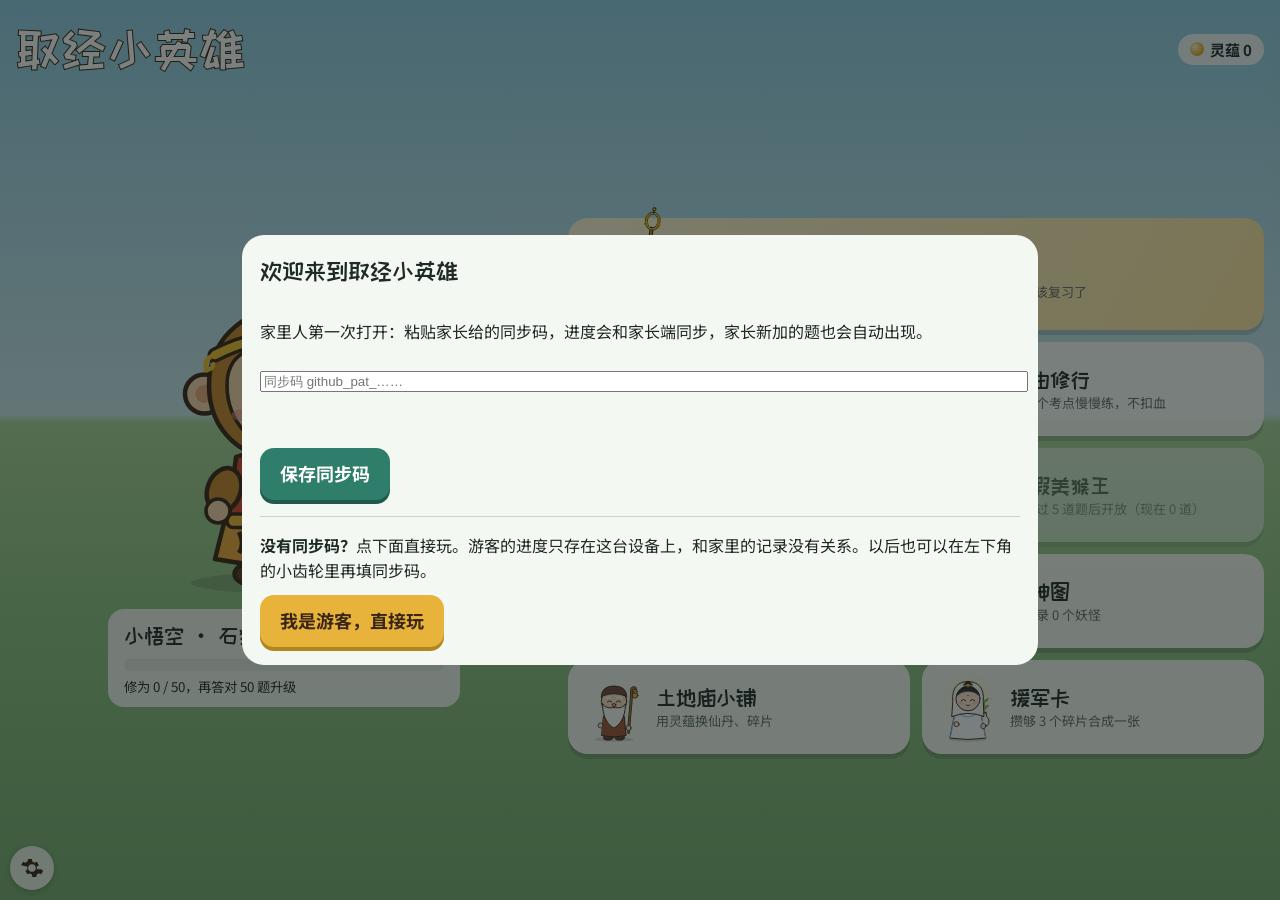
<file: index.html>
<!doctype html>
<html lang="zh-CN">
<head>
<meta charset="utf-8">
<meta name="viewport" content="width=device-width,initial-scale=1,viewport-fit=cover,user-scalable=no">
<title>取经小英雄</title>
<meta name="theme-color" content="#2f7d6b">
<meta name="apple-mobile-web-app-capable" content="yes">
<meta name="mobile-web-app-capable" content="yes">
<meta name="apple-mobile-web-app-status-bar-style" content="black-translucent">
<meta name="apple-mobile-web-app-title" content="取经小英雄">
<link rel="manifest" href="manifest.webmanifest">
<link rel="apple-touch-icon" href="icons/apple-touch-icon.png">
<link rel="icon" href="icons/icon-192.png">
<link rel="preconnect" href="https://fonts.googleapis.com">
<link rel="stylesheet" href="https://fonts.googleapis.com/css2?family=ZCOOL+KuaiLe&family=Noto+Sans+SC:wght@400;500;700;900&display=swap">
<link rel="stylesheet" href="style.css?v=fe1e1d1694">
<style>html,body{margin:0;height:100%;background:#2f3b36;overscroll-behavior:none}body{-webkit-user-select:none;user-select:none;-webkit-touch-callout:none}body.parent-app{-webkit-user-select:auto;user-select:auto}input,textarea{-webkit-user-select:text;user-select:text}</style>
</head>
<body>
<div class="app" id="app">
  <section class="screen on" id="home">
    <div class="home-top pad"><div class="home-title">取经小英雄</div><div class="row"><span class="pill" id="home-gold"></span></div></div>
    <div class="home-main pad"><div class="hero"><div id="home-hero"></div><div class="rank" id="home-rank"></div></div><div class="modes" id="home-modes"></div></div>
    <div class="home-foot pad"><small id="cloud-note" style="color:#fff;align-self:center"></small><button type="button" class="parentbtn" id="parent-btn"><span class="fill"></span>家长（长按）</button></div>
  </section>
  <section class="screen" id="map">
    <div class="topbar pad"><button type="button" class="back" data-home-btn>← 花果山</button><h2>取经之路</h2></div>
    <div class="scroll pad" id="map-list"></div>
  </section>
  <section class="screen" id="intro"><div class="intro-box" id="intro-box"></div></section>
  <section class="screen" id="battle">
    <div class="bt-top pad"><button type="button" class="back" id="bt-back">← 离开</button><div class="stg" id="bt-title"></div><button type="button" class="gearin" data-gear aria-label="设置"><svg viewBox="0 0 24 24"><path d="M12 8.5a3.5 3.5 0 1 0 0 7 3.5 3.5 0 0 0 0-7zm8.4 4.6l1.9 1.5-1.8 3.1-2.3-.8a7.6 7.6 0 0 1-1.9 1.1l-.4 2.4h-3.6l-.4-2.4a7.6 7.6 0 0 1-1.9-1.1l-2.3.8-1.8-3.1 1.9-1.5a7.7 7.7 0 0 1 0-2.2L1.9 9.4l1.8-3.1 2.3.8A7.6 7.6 0 0 1 7.9 6l.4-2.4h3.6l.4 2.4a7.6 7.6 0 0 1 1.9 1.1l2.3-.8 1.8 3.1-1.9 1.5a7.7 7.7 0 0 1 0 2.2z" fill="#fff8dc"/></svg></button><span class="pill" id="bt-prog"></span><span class="pill" id="bt-gold"></span></div>
    <div class="arena" id="bt-arena"><div class="hill"></div><div class="gnd"></div>
      <div class="slot L"><div class="mover"><div class="flip"></div></div></div><div class="slot R"><div class="mover"><div class="flip"></div></div></div>
      <div class="fx"></div><div class="streak-dock" id="bt-streak" aria-live="polite"></div><div class="capbar" aria-live="polite"></div><div class="hpbox L" id="hp-L"></div><div class="hpbox R" id="hp-R"></div></div>
    <div class="qpanel pad" id="bt-q"></div>
    <div class="skills pad" id="bt-skills"></div>
  </section>
  <section class="screen" id="result"><div class="res-box" id="result-box"></div></section>
  <section class="screen page" id="bag">
    <div class="topbar pad"><button type="button" class="back" data-home-btn>← 花果山</button><h2>装备</h2><span class="pill" id="bag-spirit"></span></div>
    <div class="scroll pad"><div class="bag"><div class="bag-left"><div class="bag-stage" id="bag-stage"></div><table class="stats" id="bag-stats"></table><div id="bag-sets" style="display:grid;gap:6px"></div></div>
      <div><div class="tabs" id="bag-tabs" role="tablist"></div><div class="items" id="bag-items"></div></div></div></div>
  </section>
  <section class="screen page" id="codex">
    <div class="topbar pad"><button type="button" class="back" data-home-btn>← 花果山</button><h2>影神图</h2><span class="pill" id="codex-count"></span></div>
    <div class="scroll pad"><div class="grid" id="codex-grid"></div></div>
  </section>
  <section class="screen page" id="cards">
    <div class="topbar pad"><button type="button" class="back" data-home-btn>← 花果山</button><h2>援军卡</h2></div>
    <div class="scroll pad"><p style="margin:0 0 10px">打败 Boss、复习错题时会掉神仙碎片。同一位神仙攒够 3 个碎片，就得到 3 次召唤。</p><div class="grid" id="cards-grid"></div></div>
  </section>
  <section class="screen page" id="shop">
    <div class="topbar pad"><button type="button" class="back" data-home-btn>← 花果山</button><h2>土地庙小铺</h2><span class="pill" id="shop-gold"></span></div>
    <div class="scroll pad" id="shop-body"></div>
  </section>
  <section class="screen page" id="free">
    <div class="topbar pad"><button type="button" class="back" data-home-btn>← 花果山</button><h2>自由修行</h2></div>
    <div class="scroll pad" id="free-body"></div>
  </section>
  <section class="screen page" id="race">
    <div class="topbar pad"><button type="button" class="back" data-home-btn>← 花果山</button><h2>筋斗云竞速</h2></div>
    <div class="scroll pad" id="race-body" style="display:flex;flex-direction:column;gap:12px;padding-bottom:16px"></div>
  </section>
  <section class="screen" id="duel">
    <div class="bt-top pad"><button type="button" class="back" data-home-btn>← 结束</button><div class="stg">擂台斗法</div></div>
    <div class="arena duel-arena" id="duel-arena"><div class="hill"></div><div class="gnd"></div><div class="slot L"><div class="mover"><div class="flip"></div></div></div><div class="slot R"><div class="mover"><div class="flip"></div></div></div><div class="fx"></div><div class="capbar"></div></div>
    <div class="duel-mid" id="duel-mid"></div>
    <div class="duel-wrap" id="duel-wrap"><div class="side p1" id="duel-p1"></div><div class="side p2" id="duel-p2"></div></div>
  </section>
  <section class="screen" id="parent">
    <div class="topbar pad"><button type="button" class="back" data-home-btn>← 返回游戏</button><h2>家长中心</h2><small id="p-status" style="color:var(--mute)"></small></div>
    <div class="ptabs pad" id="ptabs" role="tablist"></div>
    <div class="scroll pad"><div class="pbody" id="pbody"></div></div>
  </section>
  <button type="button" class="gearbtn" data-gear aria-label="设置"><svg viewBox="0 0 24 24"><path d="M12 8.5a3.5 3.5 0 1 0 0 7 3.5 3.5 0 0 0 0-7zm8.4 4.6l1.9 1.5-1.8 3.1-2.3-.8a7.6 7.6 0 0 1-1.9 1.1l-.4 2.4h-3.6l-.4-2.4a7.6 7.6 0 0 1-1.9-1.1l-2.3.8-1.8-3.1 1.9-1.5a7.7 7.7 0 0 1 0-2.2L1.9 9.4l1.8-3.1 2.3.8A7.6 7.6 0 0 1 7.9 6l.4-2.4h3.6l.4 2.4a7.6 7.6 0 0 1 1.9 1.1l2.3-.8 1.8 3.1-1.9 1.5a7.7 7.7 0 0 1 0 2.2z" fill="#3a2618"/></svg></button>
  <div class="modal" id="modal" hidden><div class="mbox"></div></div>
  <div class="toast" id="toast" hidden></div>
  <div class="modal" id="boot" hidden><div class="empty"><h2>正在打开取经路……</h2><p>正在读取题库和进度</p></div></div>
</div>

<script>
(function(){ function fix(){ try { WeixinJSBridge.invoke('setFontSizeCallback', { fontSize: 0 }); WeixinJSBridge.on('menu:setfont', function(){ WeixinJSBridge.invoke('setFontSizeCallback', { fontSize: 0 }); }); } catch (e) {} }
  if (typeof WeixinJSBridge === 'object' && typeof WeixinJSBridge.invoke === 'function') fix(); else document.addEventListener('WeixinJSBridgeReady', fix, false); })();
</script>
<script>window.QJ_APP = 'kid'; window.QJ_BANK_URL = 'bank.json?v=fe1e1d1694';</script>
<script src="game.js?v=fe1e1d1694"></script>
<script>
if ('serviceWorker' in navigator) addEventListener('load', () => navigator.serviceWorker.register('sw.js').then(r => {
  r.addEventListener('updatefound', () => { const w = r.installing; w && w.addEventListener('statechange', () => { if (w.state === 'installed' && navigator.serviceWorker.controller && window.QJ && QJ.toast) QJ.toast('游戏有更新，下次打开就是新版本', 3500); }); });
}).catch(() => {}));
</script>
</body>
</html>
</file>
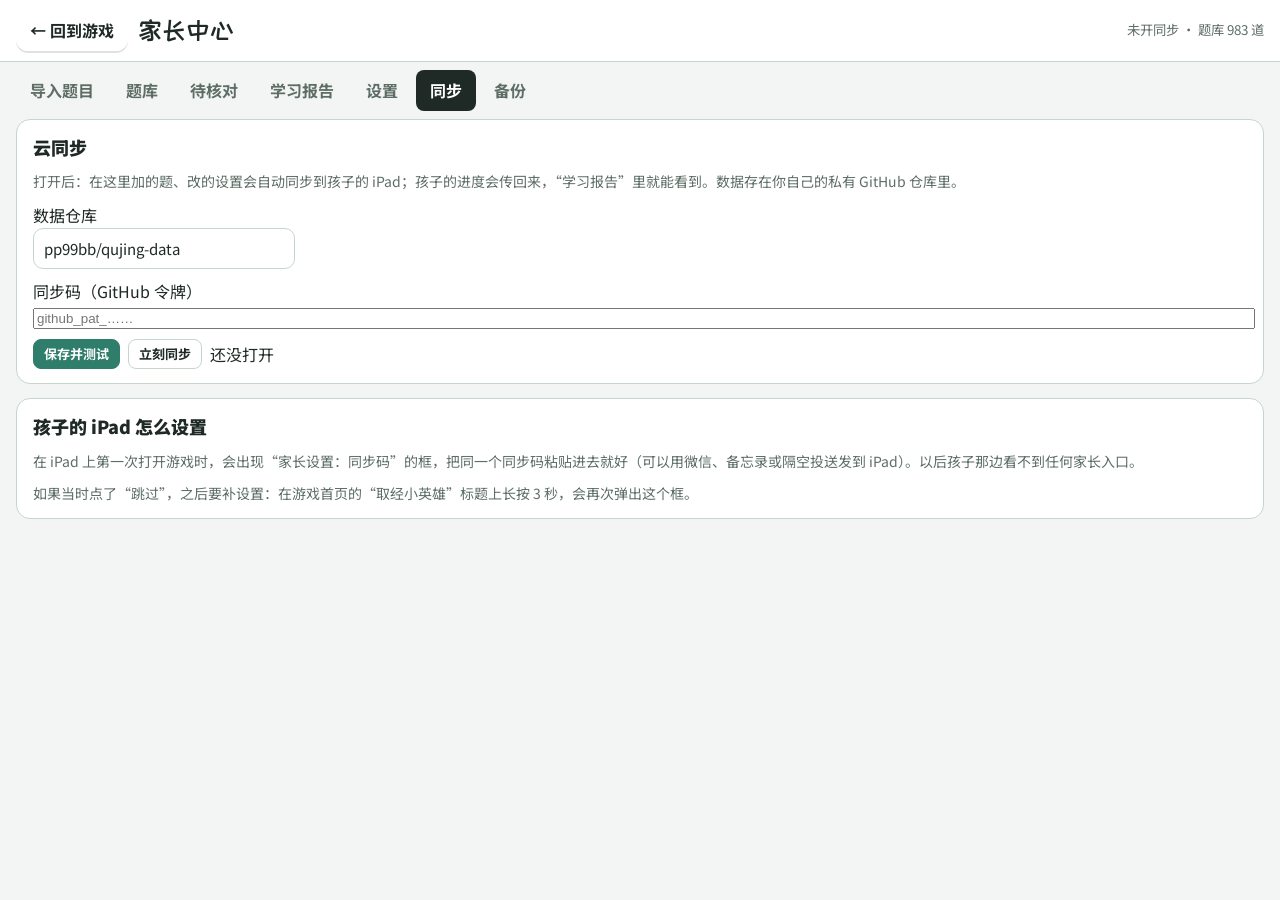
<file: parent.html>
<!doctype html>
<html lang="zh-CN">
<head>
<meta charset="utf-8">
<meta name="viewport" content="width=device-width,initial-scale=1,viewport-fit=cover,user-scalable=no">
<title>取经小英雄 · 家长中心</title>
<meta name="theme-color" content="#8d2c1f">
<meta name="apple-mobile-web-app-capable" content="yes">
<meta name="mobile-web-app-capable" content="yes">
<meta name="apple-mobile-web-app-status-bar-style" content="black-translucent">
<meta name="apple-mobile-web-app-title" content="取经小英雄">
<link rel="manifest" href="manifest.webmanifest">
<link rel="apple-touch-icon" href="icons/apple-touch-icon.png">
<link rel="icon" href="icons/icon-192.png">
<link rel="preconnect" href="https://fonts.googleapis.com">
<link rel="stylesheet" href="https://fonts.googleapis.com/css2?family=ZCOOL+KuaiLe&family=Noto+Sans+SC:wght@400;500;700;900&display=swap">
<link rel="stylesheet" href="style.css?v=fe1e1d1694">
<style>html,body{margin:0;height:100%;background:#2f3b36;overscroll-behavior:none}body{-webkit-user-select:none;user-select:none;-webkit-touch-callout:none}body.parent-app{-webkit-user-select:auto;user-select:auto}input,textarea{-webkit-user-select:text;user-select:text}</style>
</head>
<body>
<div class="app" id="app">
  <section class="screen on" id="home">
    <div class="home-top pad"><div class="home-title">取经小英雄</div><div class="row"><span class="pill" id="home-gold"></span></div></div>
    <div class="home-main pad"><div class="hero"><div id="home-hero"></div><div class="rank" id="home-rank"></div></div><div class="modes" id="home-modes"></div></div>
    <div class="home-foot pad"><small id="cloud-note" style="color:#fff;align-self:center"></small><button type="button" class="parentbtn" id="parent-btn"><span class="fill"></span>家长（长按）</button></div>
  </section>
  <section class="screen" id="map">
    <div class="topbar pad"><button type="button" class="back" data-home-btn>← 花果山</button><h2>取经之路</h2></div>
    <div class="scroll pad" id="map-list"></div>
  </section>
  <section class="screen" id="intro"><div class="intro-box" id="intro-box"></div></section>
  <section class="screen" id="battle">
    <div class="bt-top pad"><button type="button" class="back" id="bt-back">← 离开</button><div class="stg" id="bt-title"></div><button type="button" class="gearin" data-gear aria-label="设置"><svg viewBox="0 0 24 24"><path d="M12 8.5a3.5 3.5 0 1 0 0 7 3.5 3.5 0 0 0 0-7zm8.4 4.6l1.9 1.5-1.8 3.1-2.3-.8a7.6 7.6 0 0 1-1.9 1.1l-.4 2.4h-3.6l-.4-2.4a7.6 7.6 0 0 1-1.9-1.1l-2.3.8-1.8-3.1 1.9-1.5a7.7 7.7 0 0 1 0-2.2L1.9 9.4l1.8-3.1 2.3.8A7.6 7.6 0 0 1 7.9 6l.4-2.4h3.6l.4 2.4a7.6 7.6 0 0 1 1.9 1.1l2.3-.8 1.8 3.1-1.9 1.5a7.7 7.7 0 0 1 0 2.2z" fill="#fff8dc"/></svg></button><span class="pill" id="bt-prog"></span><span class="pill" id="bt-gold"></span></div>
    <div class="arena" id="bt-arena"><div class="hill"></div><div class="gnd"></div>
      <div class="slot L"><div class="mover"><div class="flip"></div></div></div><div class="slot R"><div class="mover"><div class="flip"></div></div></div>
      <div class="fx"></div><div class="streak-dock" id="bt-streak" aria-live="polite"></div><div class="capbar" aria-live="polite"></div><div class="hpbox L" id="hp-L"></div><div class="hpbox R" id="hp-R"></div></div>
    <div class="qpanel pad" id="bt-q"></div>
    <div class="skills pad" id="bt-skills"></div>
  </section>
  <section class="screen" id="result"><div class="res-box" id="result-box"></div></section>
  <section class="screen page" id="bag">
    <div class="topbar pad"><button type="button" class="back" data-home-btn>← 花果山</button><h2>装备</h2><span class="pill" id="bag-spirit"></span></div>
    <div class="scroll pad"><div class="bag"><div class="bag-left"><div class="bag-stage" id="bag-stage"></div><table class="stats" id="bag-stats"></table><div id="bag-sets" style="display:grid;gap:6px"></div></div>
      <div><div class="tabs" id="bag-tabs" role="tablist"></div><div class="items" id="bag-items"></div></div></div></div>
  </section>
  <section class="screen page" id="codex">
    <div class="topbar pad"><button type="button" class="back" data-home-btn>← 花果山</button><h2>影神图</h2><span class="pill" id="codex-count"></span></div>
    <div class="scroll pad"><div class="grid" id="codex-grid"></div></div>
  </section>
  <section class="screen page" id="cards">
    <div class="topbar pad"><button type="button" class="back" data-home-btn>← 花果山</button><h2>援军卡</h2></div>
    <div class="scroll pad"><p style="margin:0 0 10px">打败 Boss、复习错题时会掉神仙碎片。同一位神仙攒够 3 个碎片，就得到 3 次召唤。</p><div class="grid" id="cards-grid"></div></div>
  </section>
  <section class="screen page" id="shop">
    <div class="topbar pad"><button type="button" class="back" data-home-btn>← 花果山</button><h2>土地庙小铺</h2><span class="pill" id="shop-gold"></span></div>
    <div class="scroll pad" id="shop-body"></div>
  </section>
  <section class="screen page" id="free">
    <div class="topbar pad"><button type="button" class="back" data-home-btn>← 花果山</button><h2>自由修行</h2></div>
    <div class="scroll pad" id="free-body"></div>
  </section>
  <section class="screen page" id="race">
    <div class="topbar pad"><button type="button" class="back" data-home-btn>← 花果山</button><h2>筋斗云竞速</h2></div>
    <div class="scroll pad" id="race-body" style="display:flex;flex-direction:column;gap:12px;padding-bottom:16px"></div>
  </section>
  <section class="screen" id="duel">
    <div class="bt-top pad"><button type="button" class="back" data-home-btn>← 结束</button><div class="stg">擂台斗法</div></div>
    <div class="arena duel-arena" id="duel-arena"><div class="hill"></div><div class="gnd"></div><div class="slot L"><div class="mover"><div class="flip"></div></div></div><div class="slot R"><div class="mover"><div class="flip"></div></div></div><div class="fx"></div><div class="capbar"></div></div>
    <div class="duel-mid" id="duel-mid"></div>
    <div class="duel-wrap" id="duel-wrap"><div class="side p1" id="duel-p1"></div><div class="side p2" id="duel-p2"></div></div>
  </section>
  <section class="screen" id="parent">
    <div class="topbar pad"><button type="button" class="back" data-home-btn>← 返回游戏</button><h2>家长中心</h2><small id="p-status" style="color:var(--mute)"></small></div>
    <div class="ptabs pad" id="ptabs" role="tablist"></div>
    <div class="scroll pad"><div class="pbody" id="pbody"></div></div>
  </section>
  <button type="button" class="gearbtn" data-gear aria-label="设置"><svg viewBox="0 0 24 24"><path d="M12 8.5a3.5 3.5 0 1 0 0 7 3.5 3.5 0 0 0 0-7zm8.4 4.6l1.9 1.5-1.8 3.1-2.3-.8a7.6 7.6 0 0 1-1.9 1.1l-.4 2.4h-3.6l-.4-2.4a7.6 7.6 0 0 1-1.9-1.1l-2.3.8-1.8-3.1 1.9-1.5a7.7 7.7 0 0 1 0-2.2L1.9 9.4l1.8-3.1 2.3.8A7.6 7.6 0 0 1 7.9 6l.4-2.4h3.6l.4 2.4a7.6 7.6 0 0 1 1.9 1.1l2.3-.8 1.8 3.1-1.9 1.5a7.7 7.7 0 0 1 0 2.2z" fill="#3a2618"/></svg></button>
  <div class="modal" id="modal" hidden><div class="mbox"></div></div>
  <div class="toast" id="toast" hidden></div>
  <div class="modal" id="boot" hidden><div class="empty"><h2>正在打开取经路……</h2><p>正在读取题库和进度</p></div></div>
</div>

<script>
(function(){ function fix(){ try { WeixinJSBridge.invoke('setFontSizeCallback', { fontSize: 0 }); WeixinJSBridge.on('menu:setfont', function(){ WeixinJSBridge.invoke('setFontSizeCallback', { fontSize: 0 }); }); } catch (e) {} }
  if (typeof WeixinJSBridge === 'object' && typeof WeixinJSBridge.invoke === 'function') fix(); else document.addEventListener('WeixinJSBridgeReady', fix, false); })();
</script>
<script>window.QJ_APP = 'parent'; window.QJ_BANK_URL = 'bank.json?v=fe1e1d1694';</script>
<script src="game.js?v=fe1e1d1694"></script>
<script>
if ('serviceWorker' in navigator) addEventListener('load', () => navigator.serviceWorker.register('sw.js').then(r => {
  r.addEventListener('updatefound', () => { const w = r.installing; w && w.addEventListener('statechange', () => { if (w.state === 'installed' && navigator.serviceWorker.controller && window.QJ && QJ.toast) QJ.toast('游戏有更新，下次打开就是新版本', 3500); }); });
}).catch(() => {}));
</script>
</body>
</html>
</file>
<file: style.css>
html,body{-webkit-text-size-adjust:100%!important;text-size-adjust:100%!important}
/* 布局：全屏单页游戏，各个界面叠在一起切换；战斗界面上半是演武场，下半是题目和技能栏 */
:root{
  --ink:#1f2a26; --mute:#5e6e66; --paper:#f4f8f2; --paper2:#e5efe6; --line:#c5d6ca;
  --jade:#2f7d6b; --jade2:#3f9d86; --cin:#d1452f; --gold:#e8b33a; --gold2:#fff1c7; --sky1:#8fcbe4; --sky2:#d9eef2;
  --ok:#2e9d55; --bad:#d64532;
  --display:"ZCOOL KuaiLe","Noto Sans SC","PingFang SC",sans-serif;
  --body:"Noto Sans SC","PingFang SC","Hiragino Sans GB","Microsoft YaHei",sans-serif;
  color-scheme:light;
}
html,body{height:100%;background:#cfe4dc;color:var(--ink)}
body{font-family:var(--body);font-size:16px;line-height:1.55;-webkit-tap-highlight-color:transparent;user-select:none;-webkit-user-select:none;overscroll-behavior:none}
button{font:inherit;cursor:pointer;color:inherit;touch-action:manipulation}
button:focus-visible{outline:3px solid var(--gold);outline-offset:2px}
.app{position:relative;height:100%;overflow:hidden;background:#cfe4dc}
.screen{position:absolute;inset:0;display:none;flex-direction:column;overflow:hidden}
.screen.on{display:flex}
.scroll{overflow-y:auto;-webkit-overflow-scrolling:touch;flex:1;min-height:0}
.pad{padding-left:max(16px,env(safe-area-inset-left,0px));padding-right:max(16px,env(safe-area-inset-right,0px))}
h1,h2,h3{font-family:var(--display);font-weight:400;margin:0;text-wrap:balance}
.btn{border:none;border-radius:14px;padding:12px 20px;font-size:18px;font-weight:700;background:var(--jade);color:#fff;box-shadow:0 4px 0 #1f5a4c}
.btn:active{transform:translateY(3px);box-shadow:0 1px 0 #1f5a4c}
.btn.gold{background:var(--gold);color:#3a2618;box-shadow:0 4px 0 #b3851e}
.btn.red{background:var(--cin);box-shadow:0 4px 0 #8f2a1c}
.btn.ghost{background:rgba(255,255,255,.75);color:var(--ink);box-shadow:0 3px 0 rgba(0,0,0,.15)}
.btn[disabled]{opacity:.45;pointer-events:none}
.topbar{display:flex;align-items:center;gap:10px;padding-block:10px;flex-wrap:wrap}
.topbar h2{font-size:26px;flex:1;min-width:0}
.back{border:none;background:rgba(255,255,255,.8);border-radius:12px;padding:8px 14px;font-weight:700;box-shadow:0 2px 0 rgba(0,0,0,.12)}
.pill{display:inline-flex;align-items:center;gap:6px;background:rgba(255,255,255,.85);border-radius:999px;padding:4px 12px;font-weight:700;font-size:15px;font-variant-numeric:tabular-nums}
.pill i{display:inline-block;width:14px;height:14px;border-radius:50%;background:radial-gradient(circle at 35% 35%,#fff7c2,#e8b33a 60%,#b3851e)}

/* ---------- 首页 ---------- */
#home{background:linear-gradient(#8fcbe4 0%,#cbe8ee 46%,#a9d39b 47%,#8cc184 70%,#78ad73 100%)}
.home-top{display:flex;justify-content:space-between;align-items:center;gap:10px;padding-block:12px;flex-wrap:wrap}
.home-title{font-family:var(--display);font-size:clamp(30px,5vw,48px);color:#fff;-webkit-text-stroke:2px #3a2618;paint-order:stroke fill;letter-spacing:.04em}
.home-main{flex:1;min-height:0;display:grid;grid-template-columns:minmax(0,1fr) minmax(0,1.3fr);gap:16px;align-items:center;padding-bottom:16px}
.hero{display:flex;flex-direction:column;align-items:center;gap:8px;min-width:0}
.hero svg{width:min(300px,34vh);height:auto;overflow:visible}
.rank{background:rgba(255,255,255,.88);border-radius:16px;padding:10px 16px;width:min(320px,100%);display:grid;gap:6px}
.rank b{font-family:var(--display);font-size:22px;font-weight:400}
.bar{height:12px;border-radius:99px;background:#dfe8e2;overflow:hidden}.bar>i{display:block;height:100%;background:linear-gradient(90deg,var(--gold),#ffd76a);border-radius:inherit}
.modes{display:grid;grid-template-columns:repeat(2,minmax(0,1fr));gap:12px;min-width:0}
.mode{border:none;border-radius:20px;padding:12px 14px;text-align:left;display:flex;gap:10px;align-items:center;background:rgba(255,255,255,.9);box-shadow:0 5px 0 rgba(0,0,0,.14);min-width:0;min-height:86px}
.mode:active{transform:translateY(3px);box-shadow:0 2px 0 rgba(0,0,0,.14)}
.mode .mi{flex:none;width:64px;height:70px}.mode .mi svg{width:100%;height:100%;overflow:visible}
.mode b{display:block;font-family:var(--display);font-weight:400;font-size:22px;line-height:1.2}
.mode small{display:block;color:var(--mute);font-size:13px;line-height:1.35}
.mode.big{grid-column:span 2;background:linear-gradient(120deg,#fff6d8,#ffe6a3);min-height:100px}
.mode.big b{font-size:30px}.mode.big .mi{width:80px;height:88px}
.mode.lock{opacity:.55}
.home-foot{display:flex;gap:8px;flex-wrap:wrap;justify-content:flex-end;padding-bottom:max(10px,env(safe-area-inset-bottom,0px))}
.parentbtn{border:none;background:rgba(0,0,0,.25);color:#fff;border-radius:999px;padding:6px 14px;font-size:13px;position:relative;overflow:hidden}
.parentbtn .fill{position:absolute;inset:0;background:rgba(255,255,255,.35);transform-origin:left;transform:scaleX(0)}
@media (max-width:760px){.home-main{grid-template-columns:1fr;overflow-y:auto}.hero svg{width:200px}}

/* ---------- 地图 ---------- */
#map{background:linear-gradient(#f0e6c8,#e6d6a8)}
.chap{margin-bottom:18px}
.chap h3{font-size:22px;color:#6b3a1e;margin:8px 0}
.road{display:flex;flex-wrap:wrap;gap:12px;align-items:stretch}
.stage{border:none;border-radius:18px;width:150px;padding:8px;background:#fffaf0;box-shadow:0 4px 0 rgba(107,58,30,.25);display:flex;flex-direction:column;align-items:center;gap:2px;position:relative}
.stage svg{width:100px;height:110px;overflow:visible}
.stage b{font-family:var(--display);font-weight:400;font-size:19px}
.stage small{color:var(--mute);font-size:12.5px}
.stage.lock{filter:grayscale(1);opacity:.5;pointer-events:none}
.stage.lock svg{filter:brightness(0);opacity:.3}
.stage .done{position:absolute;top:6px;right:8px;background:var(--ok);color:#fff;border-radius:99px;font-size:12px;padding:1px 8px}
.stage.next{outline:3px solid var(--cin);animation:pulse 1.6s ease-in-out infinite}
@keyframes pulse{50%{transform:scale(1.04)}}

/* ---------- 关卡开场 ---------- */
#intro{background:linear-gradient(#2c3e50,#1f2a26)}
.intro-box{margin:auto;max-width:720px;width:calc(100% - 32px);background:var(--paper);border-radius:22px;padding:22px;display:grid;gap:14px;box-shadow:0 10px 40px rgba(0,0,0,.35)}
.intro-box h2{font-size:32px;color:var(--cin)}
.intro-line{display:flex;gap:12px;align-items:flex-start}
.intro-line svg{flex:none;width:90px;height:100px;overflow:visible}
.intro-line p{margin:0;font-size:19px;line-height:1.7;background:#fff;border-radius:14px;padding:10px 14px;position:relative}
.intro-foes{display:flex;gap:6px;align-items:flex-end;flex-wrap:wrap;justify-content:center}
.intro-foes div{display:flex;flex-direction:column;align-items:center;font-size:13px;color:var(--mute)}
.intro-foes svg{width:84px;height:92px;overflow:visible}.intro-foes .boss svg{width:120px;height:132px}
.intro-actions{display:flex;gap:10px;justify-content:center;flex-wrap:wrap}

/* ---------- 战斗 ---------- */
#battle{background:var(--paper2)}
.bt-top{display:flex;align-items:center;gap:8px;padding-block:6px;background:#1f2a26;color:#fff;flex-wrap:wrap}
.bt-top .stg{font-family:var(--display);font-size:20px;flex:1;min-width:0;white-space:nowrap;overflow:hidden;text-overflow:ellipsis}
.bt-top .pill{background:rgba(255,255,255,.14);color:#fff}
.bt-top .back{background:rgba(255,255,255,.15);color:#fff;box-shadow:none}
.arena{position:relative;overflow:hidden;flex:none;height:min(44vh,calc(220px*var(--s) + 90px));--s:1;isolation:isolate;
  background:linear-gradient(var(--sky1) 0%,var(--sky2) 58%,#e8f1e2 70%)}
.arena .hill{position:absolute;left:-5%;right:-5%;bottom:30px;height:46%;background:radial-gradient(ellipse at 20% 100%,#8fbf8a 0 40%,transparent 41%),radial-gradient(ellipse at 75% 100%,#7fb07c 0 46%,transparent 47%);opacity:.8}
.arena .gnd{position:absolute;left:0;right:0;bottom:0;height:40px;background:linear-gradient(#c9b48a,#b39b6e);border-top:3px solid #8d7650}
.arena .slot{position:absolute;bottom:18px;width:calc(200px*var(--s));height:calc(220px*var(--s));z-index:2}
.arena .slot.L{left:calc(25% - 100px*var(--s))} .arena .slot.R{left:calc(75% - 100px*var(--s))}
.arena .mover,.arena .flip{width:100%;height:100%;transform-origin:50% 95%}
.arena .slot.R .flip{transform:scaleX(-1)}
.arena .flip svg{width:100%;height:100%;overflow:visible}
.arena .fx{position:absolute;inset:0;pointer-events:none;z-index:5}
.fxo{position:absolute;pointer-events:none}
.fxo>svg,.fxo>div,.fxo>div>svg{width:100%;height:100%;overflow:visible;display:block}
.fxo.ghost{opacity:.4;filter:saturate(0) brightness(1.6)} .fxo.ghost.mir>svg{transform:scaleX(-1)}
.fxo.clone{filter:drop-shadow(0 0 8px #ffd54f)}
.fxo.popt{display:flex;align-items:center;justify-content:center;white-space:nowrap}
.fxo.popt span{font-family:var(--display);font-weight:900;paint-order:stroke fill}
.cloudride{width:100%;height:100%;position:relative}.cloudride>svg.char{width:100%;height:87%}.cloudride>svg.cl{position:absolute;left:0;bottom:0;width:100%;height:24%}
.capbar{position:absolute;left:50%;bottom:48px;transform:translateX(-50%) translateY(8px);max-width:calc(100% - 32px);background:rgba(31,42,38,.9);color:#fff;font-family:var(--display);font-size:clamp(16px,2.6vw,22px);padding:8px 18px;border-radius:12px;z-index:7;opacity:0;transition:opacity .3s,transform .3s;pointer-events:none;text-align:center}
.capbar.on{opacity:1;transform:translateX(-50%)}
.hpbox{position:absolute;top:8px;z-index:6;width:min(42%,320px);display:grid;gap:3px}
.hpbox.L{left:max(10px,env(safe-area-inset-left,0px))} .hpbox.R{right:max(10px,env(safe-area-inset-right,0px));text-align:right}
.hpbox .nm{font-family:var(--display);font-size:18px;color:#fff;-webkit-text-stroke:3px #1f2a26;paint-order:stroke fill;line-height:1.1;white-space:nowrap;overflow:hidden;text-overflow:ellipsis}
.hpbar{height:16px;border-radius:99px;background:rgba(31,42,38,.55);border:2px solid #1f2a26;overflow:hidden;position:relative}
.hpbar i{position:absolute;left:0;top:0;bottom:0;border-radius:inherit;transition:width .4s}
.hpbar i.lag{background:#fff3b0;transition:width .9s .25s}
.hpbar i.cur{background:linear-gradient(#ff8a65,#e53935)}
.hpbox.L .hpbar i.cur{background:linear-gradient(#81e391,#2e9d55)}
.hpbar span{position:absolute;inset:0;font-size:11px;font-weight:900;color:#fff;display:flex;align-items:center;justify-content:center;text-shadow:0 1px 2px #000;font-variant-numeric:tabular-nums}
.hpbox.R .hpbar i{left:auto;right:0}
.enemy-q{display:flex;gap:3px;justify-content:flex-end}.enemy-q svg{width:30px;height:33px;overflow:visible}.enemy-q .dead{opacity:.3;filter:grayscale(1)}
.qpanel{flex:1;min-height:0;display:flex;flex-direction:column;gap:10px;padding-block:12px 6px;position:relative;overflow-y:auto}
.qtags{display:flex;gap:6px;flex-wrap:wrap;align-items:center}
.tag{font-size:13px;font-weight:700;border-radius:999px;padding:2px 10px;background:#fff;color:var(--jade);border:1.5px solid var(--line)}
.tag.rev{background:#5c6bc0;color:#fff;border-color:#5c6bc0}.tag.multi{background:var(--gold);color:#3a2618;border-color:var(--gold)}.tag.subj{background:var(--jade);color:#fff;border-color:var(--jade)}
.qtext{font-size:clamp(20px,2.6vw,26px);font-weight:700;line-height:1.5;user-select:text;-webkit-user-select:text}
.qimg{max-height:24vh;max-width:100%;border-radius:10px;align-self:flex-start;background:#fff}
.opts{display:grid;grid-template-columns:repeat(2,minmax(0,1fr));gap:10px}
.opts.wide{grid-template-columns:1fr}
.opt{border:2.5px solid var(--line);background:#fff;border-radius:16px;padding:12px 14px;text-align:left;font-size:clamp(17px,2.2vw,21px);font-weight:500;display:flex;gap:10px;align-items:center;min-height:58px;box-shadow:0 3px 0 rgba(0,0,0,.08);transition:transform .1s}
.opt:active{transform:scale(.98)}
.opt .lt{flex:none;width:32px;height:32px;border-radius:50%;background:var(--paper2);display:flex;align-items:center;justify-content:center;font-weight:900;font-size:16px;color:var(--jade)}
.opt.sel{border-color:var(--gold);background:var(--gold2)}
.opt.ok{border-color:var(--ok);background:#dff5e5}.opt.ok .lt{background:var(--ok);color:#fff}
.opt.bad{border-color:var(--bad);background:#fde3df}.opt.bad .lt{background:var(--bad);color:#fff}
.opt.gone{opacity:.25;text-decoration:line-through;pointer-events:none}
.opt.hide{pointer-events:none;position:relative}.opt.hide>span{filter:blur(6px)}.opt .sand{position:absolute;inset:0;display:grid;place-items:center;font-style:normal;font-weight:900;color:#8d6e2f;background:rgba(230,200,130,.55);border-radius:inherit;font-size:.8em;letter-spacing:.1em}
.opts.lock .opt{pointer-events:none}
.confirm{align-self:center}
.hint{background:#fff8dc;border:2px dashed var(--gold);border-radius:12px;padding:8px 12px;font-size:clamp(16px,2.8vmin,24px);display:flex;gap:8px;align-items:baseline;line-height:1.5}
.hint b{flex:none;color:#fff;background:#d1452f;border-radius:8px;padding:0 8px;font-size:.85em}
.opt.burn{animation:burn .9s ease-in forwards;pointer-events:none}
@keyframes burn{0%{filter:none}30%{box-shadow:0 0 0 4px #ff7043,0 0 24px #ff9800;background:#fff3e0}100%{opacity:.2;filter:grayscale(1) blur(1px);transform:scale(.96)}}
/* 火眼金睛弹窗 */
.eyepop{position:fixed;inset:0;z-index:115;background:rgba(40,12,0,.78);display:grid;place-items:center;padding:16px;animation:tfade .2s ease-out}
.eye-in{width:min(980px,100%);display:grid;grid-template-columns:minmax(0,.9fr) minmax(0,2.2fr);gap:16px;align-items:center;animation:tpop .35s cubic-bezier(.3,1.4,.5,1)}
.eye-wk{position:relative;justify-self:center;width:min(260px,32vmin)}
.eye-wk > svg:first-child{width:100%;height:auto;overflow:visible;filter:drop-shadow(0 0 18px rgba(255,152,0,.6))}
.eye-fire{position:absolute;inset:0;width:100%;height:100%;overflow:visible;filter:drop-shadow(0 0 8px #ff9800)}
.eye-fire .ef{animation:flick .35s ease-in-out infinite alternate}
.eye-beam{position:absolute;left:58%;top:36%;width:60vw;max-width:520px;height:16px;transform-origin:0 50%;transform:rotate(-4deg);background:linear-gradient(90deg,rgba(255,235,59,.9),rgba(255,152,0,.5) 40%,transparent);border-radius:8px;filter:blur(2px);animation:beam 1.2s ease-in-out infinite alternate;pointer-events:none}
@keyframes beam{from{opacity:.5}to{opacity:1}}
.eye-card{position:relative;background:linear-gradient(160deg,#fff8e1,#ffe0b2);border:4px solid #e65100;border-radius:22px;padding:clamp(16px,3vmin,30px);display:grid;gap:clamp(8px,1.6vmin,14px);box-shadow:0 0 0 6px rgba(255,193,7,.35),0 12px 40px rgba(0,0,0,.45)}
.eye-title{justify-self:start;font-family:var(--display);font-size:clamp(20px,3.6vmin,34px);color:#fff;background:#d1452f;border-radius:12px;padding:2px 16px}
.eye-text{margin:0;font-size:clamp(19px,3.8vmin,36px);line-height:1.55;color:#3a2618;font-weight:700}
.eye-card small{color:#8d4b1f;font-size:clamp(14px,2.3vmin,20px)}
.eye-ok{justify-self:center;min-width:min(240px,70%);font-size:clamp(18px,3vmin,26px)}
@media (orientation:portrait), (max-width:700px){.eye-in{grid-template-columns:1fr}.eye-wk{width:min(170px,40vw)}.eye-beam{display:none}}
@media (prefers-reduced-motion: reduce){.eye-fire .ef,.eye-beam{animation:none}}
/* 援军介绍 */
.god-info{display:grid;gap:10px}
.god-tag{justify-self:start;background:#8d2c1f;color:#fff8dc;border-radius:99px;padding:2px 12px;font-size:14px}
.god-sec{background:#fff;border-radius:14px;padding:10px 14px;border:1px solid var(--line)}
.god-sec b{display:block;font-family:var(--display);font-weight:400;font-size:18px;color:var(--jade)}
.god-sec p{margin:2px 0 0;font-size:clamp(15px,2.4vmin,19px);line-height:1.6}
.god-sec.pw{background:#fff8e1;border-color:#e8b33a}.god-sec.pw b{color:#c0392b}
/* 召唤特写 */
.cutin{position:fixed;inset:0;z-index:118;pointer-events:none;background:rgba(10,14,20,.78);animation:tfade .25s ease-out;overflow:hidden}
.cutin.out{transition:opacity .3s;opacity:0}
.ci-call{position:absolute;left:4%;top:8%;display:flex;align-items:center;gap:10px;animation:ciCall .4s ease-out}
.ci-wk svg{width:min(110px,22vmin);height:auto}
.ci-call p{margin:0;background:#fffaf0;color:#3a2618;border-radius:16px;padding:10px 16px;font-weight:900;font-size:clamp(16px,3.2vmin,28px);box-shadow:0 4px 0 rgba(0,0,0,.2)}
@keyframes ciCall{from{transform:translateX(-40px);opacity:0}}
.ci-band{position:absolute;left:-10%;right:-10%;top:42%;height:clamp(150px,34vmin,300px);transform:translateY(-30%) skewY(-6deg);background:linear-gradient(90deg,#c62828,#ff7043 45%,#ffca28);box-shadow:0 0 0 6px #fff,0 0 40px rgba(255,193,7,.6);animation:ciBand .45s .35s cubic-bezier(.2,1.3,.5,1) both;overflow:hidden}
.cutin.god .ci-band{background:linear-gradient(90deg,#1a237e,#5c6bc0 45%,#ffd54f)}
@keyframes ciBand{from{transform:translateY(-30%) skewY(-6deg) scaleX(0)}}
.ci-lines{position:absolute;inset:0;background:repeating-linear-gradient(90deg,transparent 0 30px,rgba(255,255,255,.25) 30px 34px);animation:ciLines .3s linear infinite}
@keyframes ciLines{to{background-position:-64px 0}}
.ci-hero{position:absolute;right:16%;top:50%;transform:translateY(-50%) skewY(6deg);animation:ciHero .5s .55s cubic-bezier(.2,1.4,.5,1) both}
.ci-hero svg{width:clamp(150px,32vmin,300px);height:auto;filter:drop-shadow(0 6px 0 rgba(0,0,0,.25))}
@keyframes ciHero{from{transform:translate(60vw,-50%) skewY(6deg)}}
.ci-name{position:absolute;left:16%;top:50%;transform:translateY(-50%) skewY(6deg);color:#fff;animation:ciName .4s .7s ease-out both}
.ci-name b{display:block;font-family:var(--display);font-weight:400;font-size:clamp(32px,7vmin,72px);-webkit-text-stroke:3px #3a2618;paint-order:stroke;text-shadow:0 4px 0 #3a2618}
.ci-name small{font-size:clamp(14px,2.6vmin,22px);font-weight:900;text-shadow:0 2px 0 #3a2618}
@keyframes ciName{from{transform:translate(-40px,-50%) skewY(6deg);opacity:0}}
/* 定身术 */
.dingpop{position:fixed;inset:0;z-index:117;pointer-events:none;display:grid;place-items:center;align-content:center;gap:10px;background:radial-gradient(circle,rgba(255,236,179,.35),rgba(20,20,10,.55));animation:tfade .2s}
.dingpop.out{transition:opacity .35s;opacity:0}
.dp-wk{position:relative}.dp-wk svg{width:min(180px,30vmin);height:auto;animation:dpBob .5s ease-out}
@keyframes dpBob{from{transform:scale(.6)}}
.dp-hand{position:absolute;right:8%;top:42%;width:28px;height:28px;border-radius:50%;background:radial-gradient(#fff59d,#ffb300);box-shadow:0 0 18px 8px rgba(255,213,79,.8);animation:dpHand .6s ease-in-out infinite alternate}
@keyframes dpHand{to{transform:scale(1.4)}}
.dp-seal{width:clamp(110px,22vmin,180px);aspect-ratio:1;border-radius:50%;display:grid;place-items:center;background:#fff8dc;border:8px solid #d1452f;box-shadow:0 0 0 6px #e8b33a,0 0 40px rgba(255,193,7,.9);animation:dpSeal .55s .25s cubic-bezier(.3,1.6,.5,1) both;margin-top:-40px}
.dp-seal b{font-family:serif;font-size:clamp(60px,13vmin,110px);color:#d1452f;line-height:1}
@keyframes dpSeal{from{transform:scale(2.6) rotate(-30deg);opacity:0}}
.dingpop p{margin:0;background:#fffaf0;border-radius:14px;padding:8px 16px;font-weight:900;font-size:clamp(16px,3vmin,26px);color:#3a2618}
.opt.dinged{animation:dingGlow 1.6s ease-in-out infinite;border-color:#e8b33a}
@keyframes dingGlow{0%,100%{box-shadow:0 0 0 2px rgba(232,179,58,.5),0 3px 0 rgba(0,0,0,.08)}50%{box-shadow:0 0 0 5px rgba(232,179,58,.9),0 0 22px rgba(255,213,79,.9)}}
@media (prefers-reduced-motion: reduce){.ci-lines,.opt.dinged,.dp-hand{animation:none}}
/* 唐僧小黑板 */
.teach{position:fixed;inset:0;z-index:120;background:rgba(20,30,26,.84);display:grid;place-items:center;padding:max(12px,env(safe-area-inset-top,0px)) max(12px,env(safe-area-inset-right,0px)) max(12px,env(safe-area-inset-bottom,0px)) max(12px,env(safe-area-inset-left,0px));animation:tfade .25s ease-out}
@keyframes tfade{from{opacity:0}}
.teach-in{width:min(1100px,100%);max-height:100%;display:grid;grid-template-columns:minmax(0,.9fr) minmax(0,2.6fr);grid-template-rows:1fr auto;gap:10px 16px;align-items:end;animation:tpop .35s cubic-bezier(.3,1.4,.5,1)}
@keyframes tpop{from{transform:scale(.85);opacity:0}}
.teach-who{position:relative;display:flex;flex-direction:column;align-items:center;gap:6px;min-width:0}
.teach-ts svg{width:min(220px,26vmin);height:auto;overflow:visible}
.teach-stick{position:absolute;right:-30%;top:34%;width:70%;height:6px;border-radius:3px;background:linear-gradient(90deg,#8d5a2b,#c49a6c);border:1.5px solid #3a2618;transform-origin:0 50%;transform:rotate(-24deg);animation:stick 1.2s ease-in-out infinite}
@keyframes stick{0%,100%{transform:rotate(-24deg)}50%{transform:rotate(-14deg)}}
.teach-say{order:-1;margin:0;background:#fffaf0;border-radius:14px;padding:8px 12px;font-size:clamp(15px,2.6vmin,22px);font-weight:700;color:#3a2618;position:relative}
.board{background:#7b4a26;border-radius:18px;padding:12px;box-shadow:0 10px 30px rgba(0,0,0,.4),inset 0 0 0 3px #a8703f;min-width:0;max-height:calc(100vh - 120px);display:flex}
.board-in{position:relative;flex:1;background:radial-gradient(ellipse at 30% 20%,#2f6b4f,#21503a 70%);border-radius:10px;padding:clamp(14px,3vmin,30px);color:#f5f5ee;display:grid;gap:clamp(8px,1.8vmin,16px);overflow-y:auto;font-family:var(--display),var(--body)}
.bk-kp{justify-self:start;font-size:clamp(13px,2.2vmin,19px);border:2px solid rgba(255,255,255,.5);border-radius:99px;padding:2px 12px;color:#fff59d}
.bk-q{font-size:clamp(18px,3.7vmin,36px);line-height:1.45;color:#e8f5e9}
.bk-a{display:flex;flex-wrap:wrap;gap:6px 14px;align-items:baseline}
.bk-a span{font-size:clamp(14px,2.4vmin,20px);color:#c8e6c9}
.bk-a b{font-size:clamp(26px,6.2vmin,60px);color:#ffeb3b;font-weight:400;text-shadow:0 0 12px rgba(255,235,59,.35)}
.bk-exp{font-size:clamp(18px,3.7vmin,36px);line-height:1.6;color:#fff;border-top:2px dashed rgba(255,255,255,.35);padding-top:clamp(8px,1.6vmin,14px)}
.bk-poem{border-top:2px dashed rgba(255,255,255,.35);padding-top:clamp(8px,1.6vmin,14px);text-align:center;display:grid;gap:2px}
.bk-pt{font-size:clamp(20px,4vmin,38px);color:#fff59d}.bk-pt small{display:block;font-size:.55em;color:#c8e6c9}
.bk-poem p{margin:0;font-size:clamp(18px,3.6vmin,34px);line-height:1.6;letter-spacing:.06em}
.chalk{position:absolute;right:14px;bottom:10px;width:34px;height:10px;border-radius:3px;background:#fafafa;transform:rotate(-12deg);box-shadow:44px 2px 0 -1px #fff59d}
.teach-ok{grid-column:1 / -1;justify-self:center;min-width:min(320px,80%);font-size:clamp(18px,3vmin,26px);padding:12px 24px}
.teach-ok[disabled]{opacity:.65;filter:grayscale(.4)}
.teach-ok.ready{animation:pulse 1s infinite}
@media (orientation:portrait), (max-width:700px){
  .teach-in{grid-template-columns:1fr;grid-template-rows:auto auto auto;align-items:stretch}
  .teach-who{flex-direction:row;align-items:flex-end;order:0}
  .teach-ts svg{width:min(120px,24vw)}
  .teach-stick{display:none}
  .teach-say{flex:1;order:1;margin-bottom:10px}
  .board{max-height:none}
}

.explain{position:absolute;left:0;right:0;bottom:0;background:#fff;border-top:4px solid var(--bad);border-radius:20px 20px 0 0;padding:16px 18px max(14px,env(safe-area-inset-bottom,0px));box-shadow:0 -10px 30px rgba(0,0,0,.15);display:grid;gap:10px;z-index:10;animation:up .3s ease-out;padding-left:max(18px,env(safe-area-inset-left,0px));padding-right:max(18px,env(safe-area-inset-right,0px))}
.explain.good{border-top-color:var(--ok)}
.explain h3{font-size:22px;color:var(--bad)}.explain.good h3{color:var(--ok)}
.explain p{margin:0;font-size:18px;line-height:1.6}
.explain .ans{font-weight:900;color:var(--ok)}
@keyframes up{from{transform:translateY(100%)}}
.skills{display:flex;gap:8px;align-items:stretch;padding-block:8px max(8px,env(safe-area-inset-bottom,0px));background:#fff;border-top:1px solid var(--line);overflow-x:auto;flex:none}
.sk{flex:none;border:2px solid var(--line);background:var(--paper);border-radius:14px;padding:4px 8px;min-width:68px;display:flex;flex-direction:column;align-items:center;gap:0;font-size:12.5px;font-weight:700;position:relative}
.sk svg{width:34px;height:34px;overflow:visible}
.sk .sd,.focus .sd{display:block;font-size:10.5px;font-weight:500;color:var(--mute);line-height:1.15;white-space:nowrap}
.focus button .sd{color:inherit;opacity:.8}
.sk .n{position:absolute;top:-6px;right:-6px;background:var(--cin);color:#fff;border-radius:99px;font-size:11px;min-width:20px;height:20px;display:flex;align-items:center;justify-content:center;padding:0 5px}
.sk[disabled]{opacity:.35;pointer-events:none}
.sk.armed{border-color:var(--gold);background:var(--gold2);box-shadow:0 0 0 3px rgba(232,179,58,.4)}
.focus{flex:none;display:flex;flex-direction:column;justify-content:center;gap:4px;min-width:110px}
.focus .segs{display:flex;gap:4px}.focus .segs i{flex:1;height:14px;border-radius:4px;background:#e2e8e4;border:1.5px solid #c5d6ca}
.focus .segs i.on{background:linear-gradient(#ffe082,#e8b33a);border-color:#b3851e}
.focus button{border:none;border-radius:10px;padding:5px 8px;font-weight:900;background:#e2e8e4;color:#8a978f}
.focus button.ready{background:var(--cin);color:#fff;animation:pulse 1s infinite}
.combo{position:absolute;right:12px;top:8px;font-family:var(--display);font-size:22px;color:var(--cin)}
@media (orientation:portrait){.arena{height:min(36vh,calc(220px*var(--s) + 90px))}}
@media (max-width:600px){.opts{grid-template-columns:1fr}}

/* ---------- 结算 ---------- */
#result{background:radial-gradient(circle at 50% 30%,#fff6d8,#f0d78a 70%,#d9b45a)}
.res-box{margin:auto;width:min(760px,calc(100% - 32px));background:#fffdf5;border-radius:24px;padding:22px;display:grid;gap:14px;box-shadow:0 10px 40px rgba(107,58,30,.3);max-height:calc(100% - 32px);overflow-y:auto}
.res-box h2{font-size:38px;text-align:center;color:var(--cin)}
.res-stats{display:grid;grid-template-columns:repeat(3,minmax(0,1fr));gap:10px;text-align:center}
.res-stats div{background:var(--paper);border-radius:14px;padding:8px}.res-stats b{display:block;font-size:30px;font-family:var(--display);font-weight:400;font-variant-numeric:tabular-nums}
.loot{display:flex;flex-wrap:wrap;gap:10px;justify-content:center}
.loot .it{width:120px;background:#fff;border-radius:14px;border:2px solid var(--line);border-top:5px solid var(--rc,#999);padding:8px;text-align:center;font-size:13px;animation:drop .5s cubic-bezier(.3,1.6,.5,1) both}
.loot .it svg{width:64px;height:64px;overflow:visible}.loot .it b{display:block;color:var(--rc,#333);font-size:14px}
@keyframes drop{from{transform:translateY(-40px) scale(.4);opacity:0}}

/* ---------- 列表类页面 ---------- */
.page{background:var(--paper2)}
.grid{display:grid;grid-template-columns:repeat(auto-fill,minmax(clamp(140px,19vw,240px),1fr));gap:14px;padding-bottom:20px}
.card svg{width:min(150px,80%);height:auto;aspect-ratio:200/220}
.card .pw{color:#8d2c1f;font-size:12px;line-height:1.35}
.card{border:none;background:#fff;border-radius:16px;padding:8px;display:flex;flex-direction:column;align-items:center;gap:2px;box-shadow:0 3px 0 rgba(0,0,0,.08);min-width:0;text-align:center}
.card svg{width:110px;height:121px;overflow:visible}
.card b{font-family:var(--display);font-weight:400;font-size:18px}.card small{color:var(--mute);font-size:12px}
.card.lock svg{filter:brightness(0);opacity:.22}.card.lock b{color:#aab}
.frag{display:flex;gap:3px}.frag i{width:16px;height:8px;border-radius:3px;background:#dde5df}.frag i.on{background:var(--gold)}
.modal{position:absolute;inset:0;background:rgba(15,25,20,.55);display:flex;align-items:center;justify-content:center;z-index:50;padding:16px}
.modal[hidden]{display:none!important}
.mbox{background:var(--paper);border-radius:22px;width:min(760px,100%);max-height:100%;overflow-y:auto;padding:18px;display:grid;gap:12px;position:relative}
.mbox .x{position:absolute;right:12px;top:10px;border:none;background:#fff;border-radius:50%;width:40px;height:40px;font-size:22px;font-weight:900}
.mini-arena{border-radius:16px}
/* 详情页（影神图 / 援军卡 / 土地庙兑换） */
.mbox:has(.det){width:min(1240px,100%);padding:clamp(14px,2.2vmin,24px)}
.det{display:grid;gap:clamp(10px,1.8vmin,18px)}
.det-L,.det-R{display:grid;gap:clamp(8px,1.4vmin,14px);align-content:start;min-width:0}
.det h2{margin:0;padding-right:48px;display:flex;flex-wrap:wrap;align-items:center;gap:6px 12px;font-size:clamp(26px,4.4vmin,40px)}
.det h2 .god-tag{font-family:var(--body,inherit);font-size:clamp(14px,2.2vmin,19px)}
.det .mini-arena{height:clamp(230px,40vh,420px)}
.det-btns{justify-content:center;align-items:center;gap:10px}
.det-btns .btn{font-size:clamp(18px,2.8vmin,24px);padding:.55em 1.2em}
.det-note{margin:0;color:var(--mute);font-size:clamp(14px,2.2vmin,18px)}
.det .god-sec b{font-size:clamp(18px,2.8vmin,24px)}
.det .god-sec p{font-size:clamp(17px,3vmin,25px);line-height:1.6}
.det .god-sec.mine p b{display:inline;font-family:inherit;color:var(--ink);font-size:1.15em}
.det .god-sec small{display:block;color:var(--mute);font-size:clamp(13px,2vmin,17px);margin-top:4px}
@media (orientation:landscape) and (min-width:900px){
  .det{grid-template-columns:minmax(0,1.15fr) minmax(0,1fr);align-items:start}
  .det .mini-arena{height:min(56vh,480px)}
  .det-R{max-height:calc(100vh - 80px);overflow-y:auto;padding-top:clamp(40px,6vmin,56px)}
  .mbox:has(.det){overflow:hidden}
}

/* 背包 */
.bag{display:grid;grid-template-columns:minmax(0,300px) minmax(0,1fr);gap:16px;padding-bottom:16px}
@media (max-width:760px){.bag{grid-template-columns:1fr}}
.bag-left{background:#fff;border-radius:18px;padding:12px;display:grid;gap:8px;align-content:start}
.bag-stage{display:flex;justify-content:center;background:linear-gradient(#d9eef2,#fff);border-radius:14px;padding-top:30px}.bag-stage svg{width:200px;height:220px;overflow:visible}
table.stats{border-collapse:collapse;font-size:15px;font-variant-numeric:tabular-nums}
table.stats th{text-align:left;font-weight:500;color:var(--mute);padding:2px 14px 2px 0}table.stats td{font-weight:900}
.set{font-size:13px;display:grid;gap:2px;border-left:3px solid var(--gold);padding-left:8px}.set span{color:var(--mute)}.set span.on{color:var(--ink);font-weight:700}
.tabs{display:flex;flex-wrap:wrap;gap:6px}
.tabs button{border:2px solid var(--line);background:#fff;border-radius:10px;padding:6px 16px;font-size:16px;font-weight:700}
.tabs button[aria-selected="true"]{background:var(--ink);color:#fff;border-color:var(--ink)}
.items{display:grid;grid-template-columns:repeat(auto-fill,minmax(220px,1fr));gap:10px;margin-top:10px}
.item{display:flex;gap:10px;align-items:flex-start;text-align:left;border:2px solid var(--line);border-left:6px solid var(--rc);background:#fff;border-radius:12px;padding:8px;min-width:0}
.item.on{outline:3px solid var(--jade);outline-offset:1px}
.item.locked{opacity:.4}
.item .ic{flex:none;width:56px;height:56px;display:flex;align-items:center;justify-content:center;background:var(--paper);border-radius:10px}.item .ic svg{width:48px;height:48px;overflow:visible}
.item .tx{display:grid;gap:1px;min-width:0}.item b{font-size:15px;color:var(--rc)}.item em{font-style:normal;font-size:12px;color:var(--mute)}.item small{font-size:12.5px}
.item .lv{font-weight:900;color:var(--cin)}

/* 擂台 */
#duel{background:#1f2a26}
.duel-wrap{flex:1;min-height:0;display:grid;grid-template-columns:1fr 1fr;gap:4px}
.duel-wrap.face{grid-template-columns:1fr;grid-template-rows:1fr 1fr}
.duel-wrap.face .side.p2{transform:rotate(180deg)}
.side{background:var(--paper);display:flex;flex-direction:column;gap:10px;padding:12px;min-height:0;overflow-y:auto}
.side.p2{background:#fdf0e8}
.side-head{display:flex;align-items:center;gap:8px}
.side-head svg{width:56px;height:62px;overflow:visible;flex:none}
.side-head b{font-family:var(--display);font-weight:400;font-size:22px;flex:1}
.score{font-family:var(--display);font-size:30px;font-variant-numeric:tabular-nums}
.side .opt{min-height:50px}
.duel-mid{background:#1f2a26;color:#fff;display:flex;align-items:center;justify-content:center;gap:12px;padding:6px;font-weight:700}
.flash-ok{animation:fok .4s}.flash-bad{animation:fbad .4s}
@keyframes fok{30%{background:#c9f2d4}}@keyframes fbad{30%{background:#f9cfc8}}
.duel-arena{height:min(30vh,250px)}

/* 竞速 */
.race-track{position:relative;height:120px;background:linear-gradient(#8fcbe4,#d9eef2);border-radius:16px;overflow:hidden;flex:none}
.race-track .cloud{position:absolute;bottom:14px;width:110px;height:120px;transition:left .4s cubic-bezier(.3,1.4,.5,1)}
.race-track .cloud svg{width:100%;height:100%;overflow:visible}
.race-track .flag{position:absolute;right:10px;bottom:10px;font-family:var(--display);font-size:20px;color:var(--cin)}
.timer{font-family:var(--display);font-size:40px;font-variant-numeric:tabular-nums;color:var(--cin)}

/* 家长中心 */
#parent{background:#f3f5f4}
#parent .topbar{background:#fff;border-bottom:1px solid var(--line)}
.ptabs{display:flex;gap:4px;flex-wrap:wrap;padding-block:8px}
.ptabs button{border:none;background:transparent;border-radius:8px;padding:8px 14px;font-weight:700;color:var(--mute)}
.ptabs button[aria-selected="true"]{background:var(--ink);color:#fff}
.pbody{padding-bottom:30px;display:grid;gap:14px;align-content:start}
.pcard{background:#fff;border:1px solid var(--line);border-radius:14px;padding:14px 16px;display:grid;gap:10px;min-width:0}
.pcard h3{font-family:var(--body);font-weight:900;font-size:18px}
.pcard p{margin:0;color:var(--mute);font-size:14px}
textarea,input[type=text],input[type=number],select{font:inherit;font-size:15px;border:1.5px solid var(--line);border-radius:10px;padding:8px 10px;background:#fff;color:var(--ink);width:100%;user-select:text;-webkit-user-select:text}
textarea{min-height:200px;resize:vertical;font-family:ui-monospace,Menlo,monospace;font-size:14px}
pre.tpl{background:var(--paper);border-radius:10px;padding:10px;white-space:pre-wrap;font-size:13.5px;margin:0;user-select:text;-webkit-user-select:text}
.row{display:flex;gap:8px;flex-wrap:wrap;align-items:center}
.row>*{min-width:0}
.qrow{border:1px solid var(--line);border-radius:10px;padding:10px 12px;display:grid;gap:4px;background:#fff}
.qrow .meta{display:flex;gap:6px;flex-wrap:wrap;font-size:12px;color:var(--mute)}
.qrow .meta span{background:var(--paper);border-radius:6px;padding:1px 6px}
.qrow .meta span.warn{background:#fff3c4;color:#8a5a00}
.qrow .qq{font-weight:700}
.qrow ol{margin:0;padding-left:1.4em;font-size:14px}.qrow li.ok{color:var(--ok);font-weight:900}
.qrow .ex{font-size:13px;color:var(--mute)}
.mini-btn{border:1.5px solid var(--line);background:#fff;border-radius:8px;padding:4px 10px;font-size:13px;font-weight:700}
.mini-btn.pri{background:var(--jade);border-color:var(--jade);color:#fff}
.mini-btn.dng{color:var(--bad);border-color:#f0c2ba}
.kpbar{display:grid;grid-template-columns:8em minmax(0,1fr) 4.5em;gap:10px;align-items:center;font-size:14px}
.kpbar .bar{height:14px}.kpbar .bar i{background:linear-gradient(90deg,#7fcf9a,#2e9d55)}
.note-ok{color:var(--ok);font-weight:700}.note-bad{color:var(--bad);font-weight:700}
.toast{position:absolute;left:50%;bottom:max(24px,env(safe-area-inset-bottom,0px));transform:translateX(-50%);background:#1f2a26;color:#fff;border-radius:12px;padding:10px 18px;z-index:99;font-weight:700;max-width:calc(100% - 32px)}
.toast[hidden]{display:none!important}
.empty{margin:auto;text-align:center;max-width:520px;display:grid;gap:12px;padding:20px;background:#fff;border-radius:20px}

/* 角色动画 */
.char .bob{animation:bob 2.4s ease-in-out infinite;transform-origin:100px 210px}
.char .blink{animation:blink 4.6s infinite}
.char .tail{animation:sway 2.6s ease-in-out infinite}
.char .weapon{animation:wsway 3.2s ease-in-out infinite}
.char .sway{animation:sway 2.2s ease-in-out infinite}
.char .spin{animation:spin 3s linear infinite}.char .spin.rev{animation-direction:reverse;animation-duration:2.2s}.char .spin.slow{animation-duration:16s}
.char .flick{animation:flick 1.8s ease-in-out infinite}
.char .ear{animation:sway 3.2s ease-in-out infinite}.char .wing{animation:flap 1.6s ease-in-out infinite}.char .trunk{animation:sway 2.8s ease-in-out infinite}
.char .ouch{opacity:0}.char.ouchy .blink{opacity:0}.char.ouchy .ouch{opacity:1}
.char .mopen{opacity:0}.char.mouthy .mopen{opacity:1}
.char .actor{transform-origin:100px 210px}
.char.open .lid{transform:rotate(-70deg);transition:transform .3s}
@keyframes bob{50%{transform:translateY(-4px) scaleY(.985)}}
@keyframes blink{0%,91%,100%{transform:scaleY(1)}94%{transform:scaleY(.1)}}
@keyframes sway{50%{transform:rotate(6deg)}}
@keyframes wsway{50%{transform:rotate(-4deg)}}
@keyframes spin{to{transform:rotate(360deg)}}
@keyframes flick{0%,60%,100%{transform:scaleX(0)}70%,90%{transform:scaleX(1)}}
@keyframes flap{50%{transform:rotate(-8deg)}}
.static .char *{animation:none!important}
@media (prefers-reduced-motion: reduce){.char *{animation:none!important}}
.chest-pop{position:absolute;left:68%;top:12%;z-index:30;display:flex;flex-direction:column;align-items:center;gap:4px;padding:10px 14px;border-radius:14px;background:rgba(255,248,220,.96);border:3px solid var(--rc,#e8b33a);box-shadow:0 0 24px var(--rc,#e8b33a);font-size:15px;pointer-events:none}
.chest-pop svg{width:64px;height:64px}
.intro-foes .more{display:flex;flex-direction:column;align-items:center;justify-content:center;color:var(--mute)}.intro-foes .more span{font-size:40px;line-height:1}
.shop-line{display:flex;gap:10px;align-items:center;background:#fff8e1;border-radius:14px;padding:8px 12px;margin-bottom:10px}.shop-line svg{width:56px;height:56px;flex:none}.shop-line p{margin:0}
.goods{display:grid;grid-template-columns:repeat(auto-fill,minmax(240px,1fr));gap:10px}
.good{display:flex;align-items:center;gap:10px;background:#fff;border-radius:14px;padding:10px 12px;box-shadow:0 2px 0 rgba(0,0,0,.08)}.good .ic svg{width:44px;height:44px}.good .tx{flex:1;display:flex;flex-direction:column;gap:2px}
#shop .card[disabled]{opacity:.5}
#map-list.wm-wrap{overflow-x:auto;overflow-y:hidden;padding:0;-webkit-overflow-scrolling:touch;background:linear-gradient(#f0e6c8,#e6d6a8)}
svg.wm{display:block}
.wm-node{cursor:pointer}.wm-node.lock{cursor:default}
.wm-node.cur circle{animation:wmPulse 1.4s ease-in-out infinite;transform-box:fill-box;transform-origin:center}
@keyframes wmPulse{50%{transform:scale(1.18)}}
.wm-node .wm-boss{pointer-events:none}
.wm-bob{animation:wmBob 1.6s ease-in-out infinite}.wm-team.walking .wm-bob{animation:wmWalk .32s ease-in-out infinite}
@keyframes wmBob{50%{transform:translateY(-4px)}}@keyframes wmWalk{50%{transform:translateY(-12px)}}
/* 连对火焰 */
.qtags{position:relative}
.streak-dock{position:absolute;right:max(14px,env(safe-area-inset-right,0px));bottom:6px;z-index:6;pointer-events:none}
.streak-dock .streak{margin:0}
.qL,.qR{display:flex;flex-direction:column;gap:10px;min-width:0}
/* 横屏的平板/电脑：题目在左、选项在右，一屏看完 */
@media (orientation:landscape) and (min-width:900px){
  #bt-q{display:grid;grid-template-columns:minmax(0,1fr) minmax(0,var(--qr,1.15fr));gap:12px 20px;align-items:start}
  #bt-q .qR .opts{grid-template-columns:repeat(2,minmax(0,1fr))}
  #bt-q .qR .opts.wide,#bt-q .qR .opts.one{grid-template-columns:1fr}
  #bt-q .qR{padding-top:4px}
}
.confirm-bar{position:sticky;bottom:-6px;z-index:3;display:flex;justify-content:center;padding:8px 0 6px;background:linear-gradient(transparent,var(--paper2) 35%)}
.confirm-bar .confirm{min-width:min(280px,70%)}
@media (min-width:900px){.opts.short{grid-template-columns:repeat(3,minmax(0,1fr))}}
/* 平板：影神图 / 援军卡 / 土地庙 的字放大，小朋友看得清 */
@media (min-width:768px) and (min-height:700px){
  .card b{font-size:clamp(20px,2.8vmin,26px)}.card small{font-size:clamp(14px,2vmin,17px)}
  .frag i{width:22px;height:10px}
  .good{padding:14px 16px;gap:14px}.good .ic svg{width:60px;height:60px}
  .good .tx b{font-size:clamp(19px,2.6vmin,24px)}.good .tx small{font-size:clamp(14px,2.1vmin,18px)}
  .good .mini-btn{font-size:clamp(16px,2.2vmin,20px);padding:.5em 1em}
  .goods{grid-template-columns:repeat(auto-fill,minmax(300px,1fr))}
  .shop-line p{font-size:clamp(16px,2.3vmin,20px)}.shop-line svg{width:72px;height:72px}
  #shop h3{font-size:clamp(20px,2.8vmin,26px)}
}
@media (orientation:landscape) and (max-height:900px){.arena{height:min(36vh,calc(220px*var(--s) + 70px))}}
.streak{margin-left:auto;position:relative;display:inline-flex;align-items:center;justify-content:center;padding:6px 16px 4px;min-width:120px;isolation:isolate;--c1:#ff9800;--c2:#ffe082;--tx:#c62828;font-size:22px}
.streak b{position:relative;z-index:2;font-family:var(--display);font-weight:400;color:var(--tx);white-space:nowrap;-webkit-text-stroke:5px #fff;paint-order:stroke fill;text-shadow:0 2px 6px rgba(0,0,0,.25)}
.streak b em{font-style:normal;font-size:1.25em}
.streak .flm{position:absolute;left:-6%;right:-6%;bottom:-2px;width:112%;height:150%;z-index:1;overflow:visible;filter:drop-shadow(0 0 6px var(--c1))}
.streak .f1{fill:var(--c1)}.streak .f2{fill:var(--c2)}
.streak .tg{animation:flick .5s ease-in-out infinite alternate}
@keyframes flick{0%{transform:scale(1,.85) skewX(-4deg)}50%{transform:scale(.95,1.08) skewX(3deg)}100%{transform:scale(1.05,.95) skewX(-2deg)}}
.streak.t2{font-size:26px;--c1:#ff5722;--c2:#ffca28;--tx:#b71c1c}
.streak.t3{font-size:29px;--c1:#2979ff;--c2:#80d8ff;--tx:#0d47a1}
.streak.t4{font-size:32px;--c1:#aa00ff;--c2:#ea80fc;--tx:#4a148c}
.streak.t4 .flm{animation:zap 1.3s steps(1) infinite}
@keyframes zap{0%,100%{filter:drop-shadow(0 0 8px var(--c1))}92%{filter:drop-shadow(0 0 18px #fff) brightness(1.6)}}
.streak.t5{font-size:36px;--c1:#ff1744;--c2:#ffd600;--tx:#8d2c1f}
.streak.t5 .flm{animation:rainbow 2s linear infinite}
@keyframes rainbow{to{filter:drop-shadow(0 0 12px var(--c2)) hue-rotate(360deg)}}
.streak .emb{position:absolute;bottom:40%;width:6px;height:6px;border-radius:50%;background:var(--c2);box-shadow:0 0 6px var(--c1);z-index:1;animation:ember 1.1s ease-out infinite}
.streak .emb:nth-of-type(1){left:15%;animation-delay:-.2s}.streak .emb:nth-of-type(2){left:40%;animation-delay:-.6s}.streak .emb:nth-of-type(3){left:65%;animation-delay:-.9s}.streak .emb:nth-of-type(4){left:85%;animation-delay:-.4s}
@keyframes ember{0%{transform:translate(0,0);opacity:1}100%{transform:translate(6px,-46px);opacity:0}}
.streak.pop{animation:stpop .45s cubic-bezier(.3,1.7,.5,1)}
@keyframes stpop{0%{transform:scale(.4)}100%{transform:scale(1)}}
.streak.out{transition:opacity .4s,transform .4s;opacity:0;transform:scale(.6)}
.streak-banner{position:absolute;left:50%;top:38%;z-index:25;transform:translate(-50%,-50%);display:flex;flex-direction:column;align-items:center;pointer-events:none;--c1:#ff9800;--c2:#ffe082;--tx:#fff8dc;animation:bannerIn 2.3s ease-out forwards;padding:18px 40px 10px}
.streak-banner .flm{position:absolute;inset:auto -10% 0 -10%;width:120%;height:130%;z-index:0;filter:drop-shadow(0 0 14px var(--c1))}
.streak-banner .f1{fill:var(--c1)}.streak-banner .f2{fill:var(--c2)}.streak-banner .tg{animation:flick .4s ease-in-out infinite alternate}
.streak-banner b{position:relative;z-index:1;font-family:var(--display);font-weight:400;font-size:calc(46px * var(--s,1));color:var(--tx);-webkit-text-stroke:2px #3a2618;paint-order:stroke;text-shadow:0 4px 0 #3a2618,0 0 20px var(--c1);white-space:nowrap}
.streak-banner small{position:relative;z-index:1;font-weight:900;color:#fff;text-shadow:0 2px 0 #3a2618;font-size:16px}
.streak-banner.t2{--c1:#ff5722;--c2:#ffca28;--s:1.1}.streak-banner.t3{--c1:#2979ff;--c2:#80d8ff;--s:1.2}.streak-banner.t4{--c1:#aa00ff;--c2:#ea80fc;--s:1.3}.streak-banner.t5{--c1:#ff1744;--c2:#ffd600;--s:1.45}
.streak-banner.t5 .flm{animation:rainbow 1.2s linear infinite}
@keyframes bannerIn{0%{transform:translate(-50%,-50%) scale(2.4);opacity:0}12%{transform:translate(-50%,-50%) scale(.92);opacity:1}20%{transform:translate(-50%,-50%) scale(1.05)}75%{transform:translate(-50%,-50%) scale(1);opacity:1}100%{transform:translate(-50%,-80%) scale(.9);opacity:0}}
@media (prefers-reduced-motion: reduce){.streak .tg,.streak-banner .tg,.streak .emb{animation:none}}
/* 声音小齿轮 */
.gearbtn{position:fixed;left:calc(10px + env(safe-area-inset-left,0px));bottom:calc(10px + env(safe-area-inset-bottom,0px));z-index:40;width:44px;height:44px;border-radius:50%;border:none;background:rgba(255,255,255,.85);box-shadow:0 2px 6px rgba(0,0,0,.2);display:grid;place-items:center;padding:0;cursor:pointer}
.gearbtn svg{width:26px;height:26px}
body[data-screen="battle"] .gearbtn,body[data-screen="parent"] .gearbtn,body.parent-app .gearbtn,body[data-screen="intro"] .gearbtn,body[data-screen="result"] .gearbtn{display:none}
.bt-top .gearin{border:none;background:rgba(255,255,255,.14);border-radius:50%;width:36px;height:36px;display:grid;place-items:center;padding:0;flex:none}
.bt-top .gearin svg{width:22px;height:22px}
.volrow{display:grid;grid-template-columns:auto 1fr auto;gap:10px 14px;align-items:center;font-size:18px;font-weight:700}
.volrow input{width:100%;accent-color:var(--jade);height:28px}
.volrow b{font-variant-numeric:tabular-nums;min-width:3ch;text-align:right}
.guest-lock{position:fixed;inset:0;z-index:999;background:rgba(20,30,26,.92);display:grid;place-items:center;padding:20px}
.gl-box{background:var(--paper);border-radius:20px;padding:20px 22px;max-width:420px;width:100%;display:grid;gap:12px}
.gl-box h2{margin:0;font-family:var(--display);font-weight:400;font-size:28px;color:var(--cin)}
.gl-box p{margin:0}
/* ===== 平板（iPad 等触屏大屏）：字和按钮整体放大 ===== */
@media (pointer:coarse) and (min-width:700px), (hover:none) and (min-width:700px){
  body{font-size:18px}
  .btn{font-size:21px}.pill{font-size:17px}.topbar h2{font-size:30px}
  .rank b{font-size:26px}
  .mode b{font-size:27px}.mode small{font-size:15.5px}.mode.big b{font-size:36px}
  .stage b{font-size:22px}.stage small{font-size:14.5px}
  .intro-box h2{font-size:36px}.intro-line p{font-size:22px}.intro-foes div{font-size:15px}
  .bt-top .stg{font-size:24px}
  .capbar{font-size:26px}
  .hpbox .nm{font-size:21px}.hpbar span{font-size:13px}
  .tag{font-size:15.5px}
  .opt{min-height:72px;padding:14px 18px}.opt .lt{font-size:19px;width:34px;height:34px}
  .sk{font-size:15px;min-width:86px}.sk svg{width:40px;height:40px}.sk .sd,.focus .sd{font-size:12.5px}.sk .n{font-size:13px;min-width:24px;height:24px}
  .focus{min-width:130px}.focus button{font-size:18px}
  .res-box h2{font-size:44px}.loot .it{font-size:15px}
  .card b{font-size:21px}
  table.stats{font-size:17px}.set{font-size:15px}.tabs button{font-size:18px}
  .score{font-size:36px}.timer{font-size:46px}
  .volrow{font-size:21px}
  .chest-pop{font-size:17px}
  .streak{font-size:26px}.streak.t2{font-size:30px}.streak.t3{font-size:33px}.streak.t4{font-size:36px}.streak.t5{font-size:40px}
  .streak-banner small{font-size:19px}
  .gl-box h2{font-size:32px}
}
/* 题目和选项按屏幕大小自动变大变小（手机 → 平板 → 电脑） */
.qtext{font-size:clamp(19px,4.1vmin,40px)}
.opt{font-size:clamp(17px,3.3vmin,32px)}
/* ===== 战斗页布局：题目区按内容需要的高度留，剩下的全给战场（不再留大片空白） ===== */
#battle .arena{flex:1 1 0;height:auto;min-height:150px}
#battle .qpanel{flex:0 0 auto;min-height:44vh;max-height:64vh}
@media (orientation:landscape){#battle .qpanel{min-height:30vh}}
@media (max-width:600px){#battle .arena{flex:none;height:34vh;min-height:220px}#battle .qpanel{flex:1 1 0;min-height:0;max-height:none}}
@media (orientation:landscape) and (min-width:900px){
  .qtext{font-size:clamp(22px,4.6vmin,46px)}
  .opt{font-size:clamp(19px,3.9vmin,38px);min-height:clamp(60px,10vmin,96px)}
  .opt .lt{width:clamp(30px,5vmin,44px);height:clamp(30px,5vmin,44px);font-size:clamp(16px,2.6vmin,22px)}
  .tag{font-size:clamp(13px,2.2vmin,18px)}
  .hint{font-size:clamp(16px,3vmin,26px)}
}
/* ===== 手机竖屏 ===== */
@media (max-width:520px){
  .home-top{padding-block:8px}
  .home-title{font-size:30px}
  .home-main{gap:10px;padding-bottom:70px}
  .hero{flex-direction:row;gap:10px;align-items:center}
  .hero svg{width:110px}
  .rank{flex:1;padding:8px 12px}.rank b{font-size:18px}
  .modes{gap:8px}
  .mode{flex-direction:column;align-items:center;text-align:center;gap:4px;padding:10px 8px;min-height:0;border-radius:16px}
  .mode .mi{width:52px;height:56px}
  .mode b{font-size:18px}.mode small{font-size:11.5px}
  .mode.big{flex-direction:row;text-align:left;gap:10px}.mode.big b{font-size:24px}.mode.big .mi{width:64px;height:70px}
  .home-foot{position:absolute;right:0;bottom:0}
  .bt-top{gap:6px;padding-block:4px}
  .bt-top .stg{font-size:15px}
  .bt-top .pill{font-size:13px;padding:3px 8px}
  .bt-top .back{padding:6px 10px;font-size:14px}
  .bt-top .gearin{width:30px;height:30px}
  .qpanel{gap:8px;padding-block:8px 4px}
  .opt{min-height:50px;padding:9px 12px}
  .skills{gap:5px;padding-left:max(8px,env(safe-area-inset-left,0px));padding-right:max(8px,env(safe-area-inset-right,0px))}
  .sk{min-width:0;flex:1 1 0;padding:3px 3px;font-size:11.5px;border-radius:12px}
  .sk svg{width:26px;height:26px}
  .sk .sd{font-size:9px;white-space:normal;text-align:center}
  .sk .n{top:-5px;right:-4px;min-width:17px;height:17px;font-size:10px}
  .focus{min-width:72px}.focus button{font-size:13px;padding:4px 4px}.focus .sd{font-size:9px;white-space:normal}
  .streak{font-size:18px;min-width:96px;padding:4px 10px 2px}
  .streak.t2{font-size:20px}.streak.t3{font-size:22px}.streak.t4{font-size:24px}.streak.t5{font-size:26px}
  .streak-banner b{font-size:calc(34px * var(--s,1))}
  .scroll{padding-bottom:70px}
  .gearbtn{width:40px;height:40px}
  .intro-box,.res-box{max-height:calc(100% - 20px);overflow-y:auto}
}
</file>
